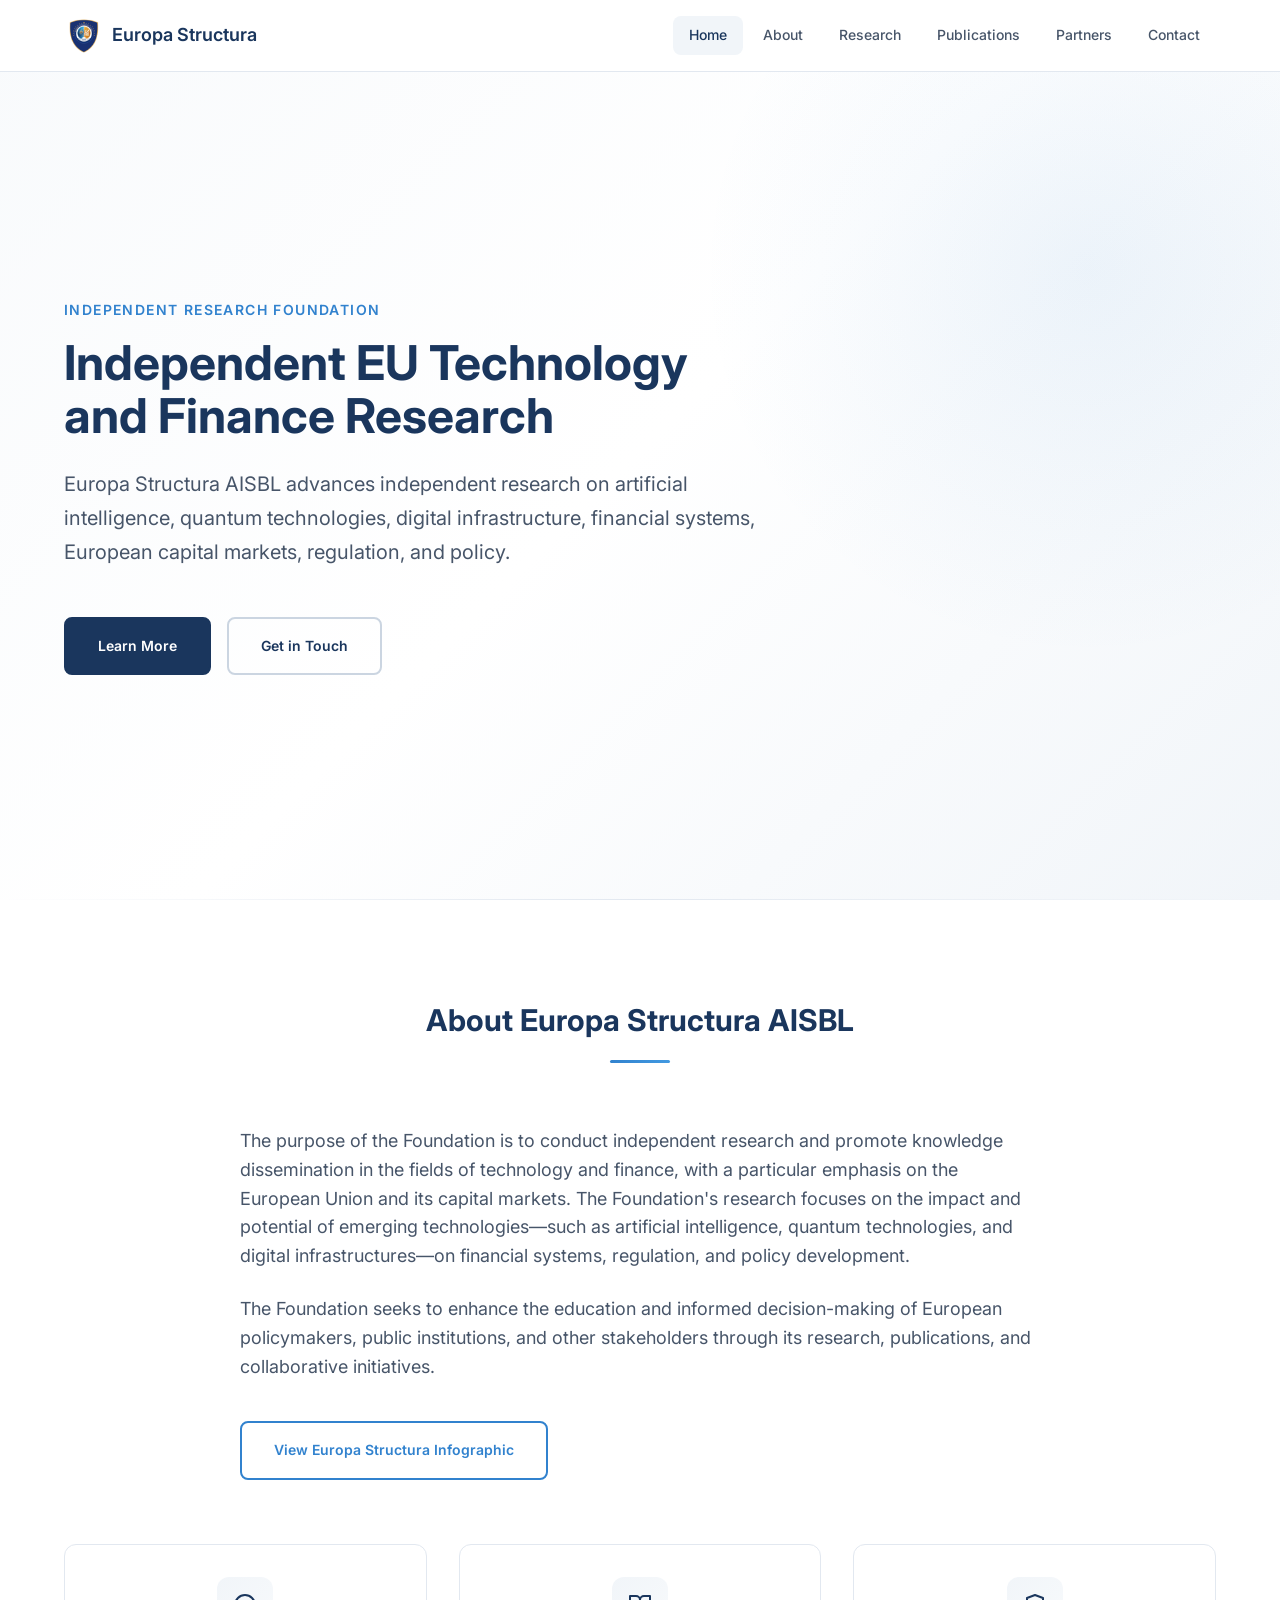
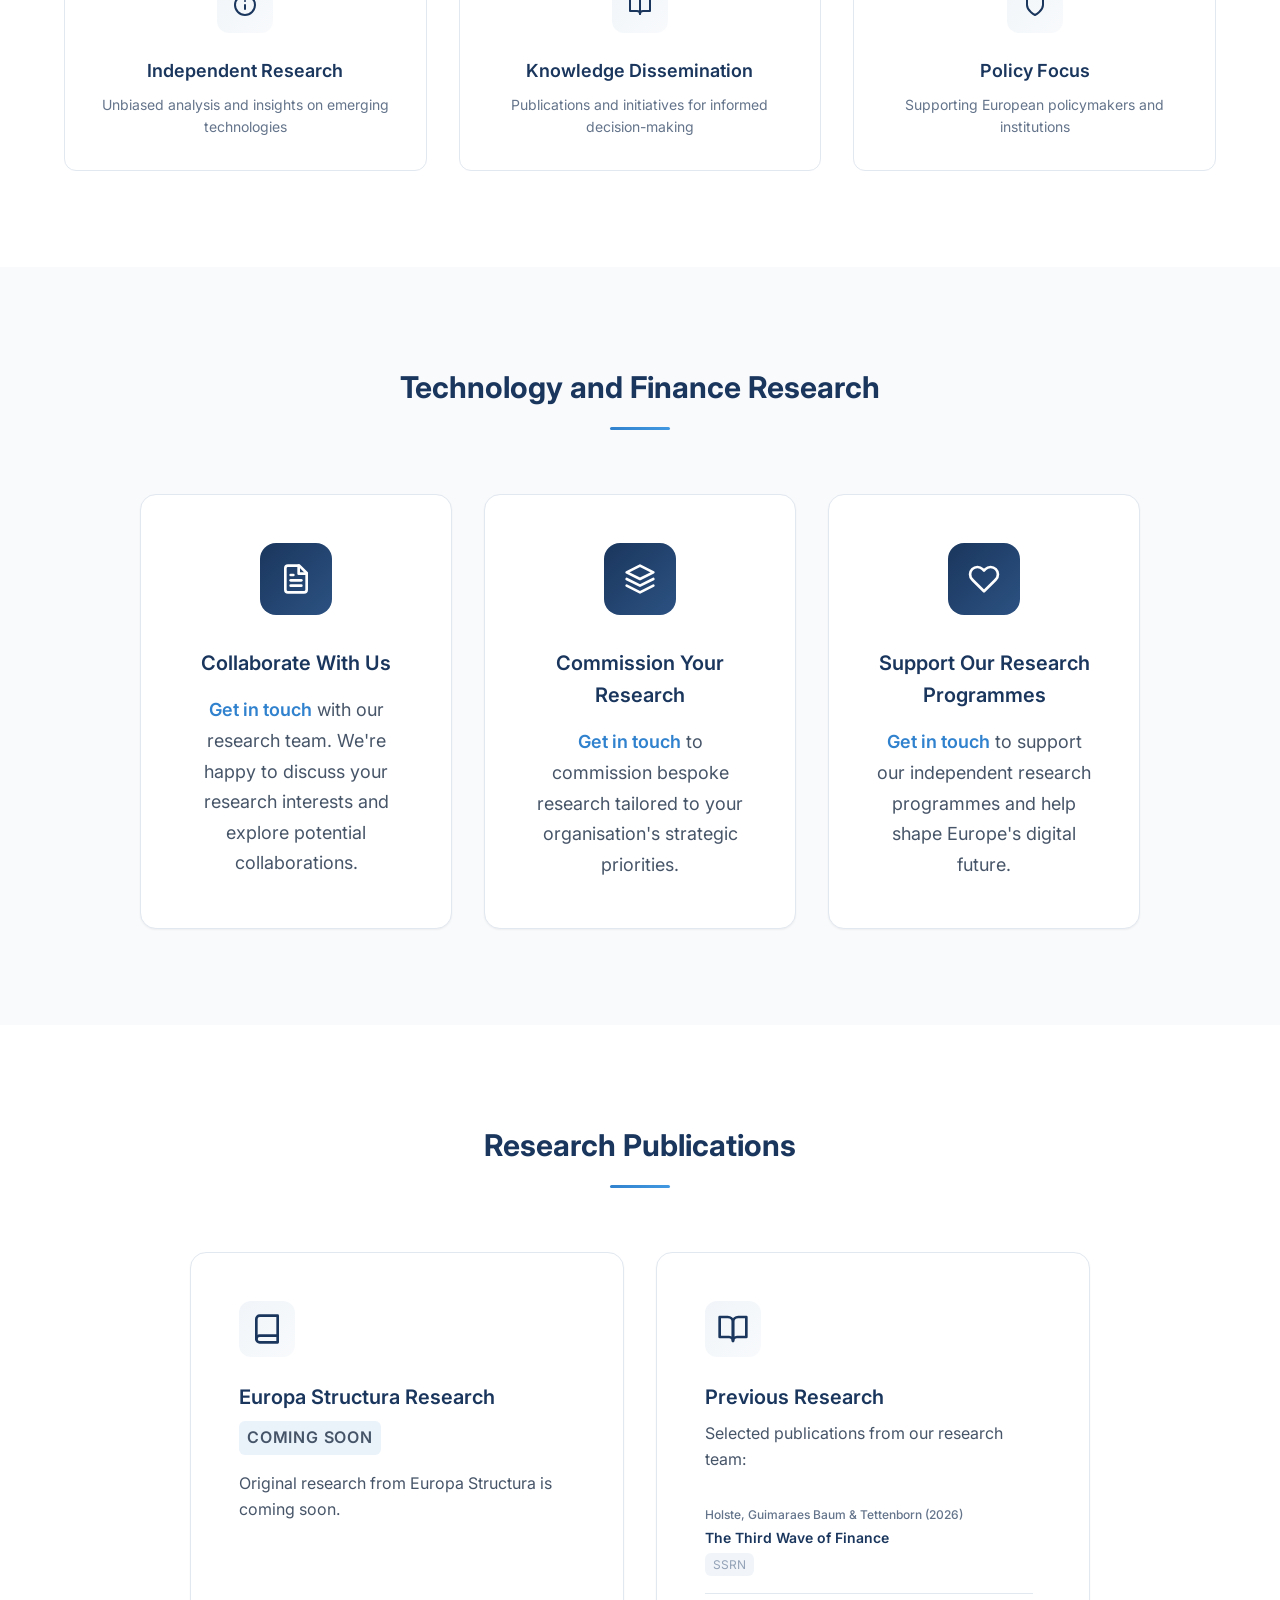
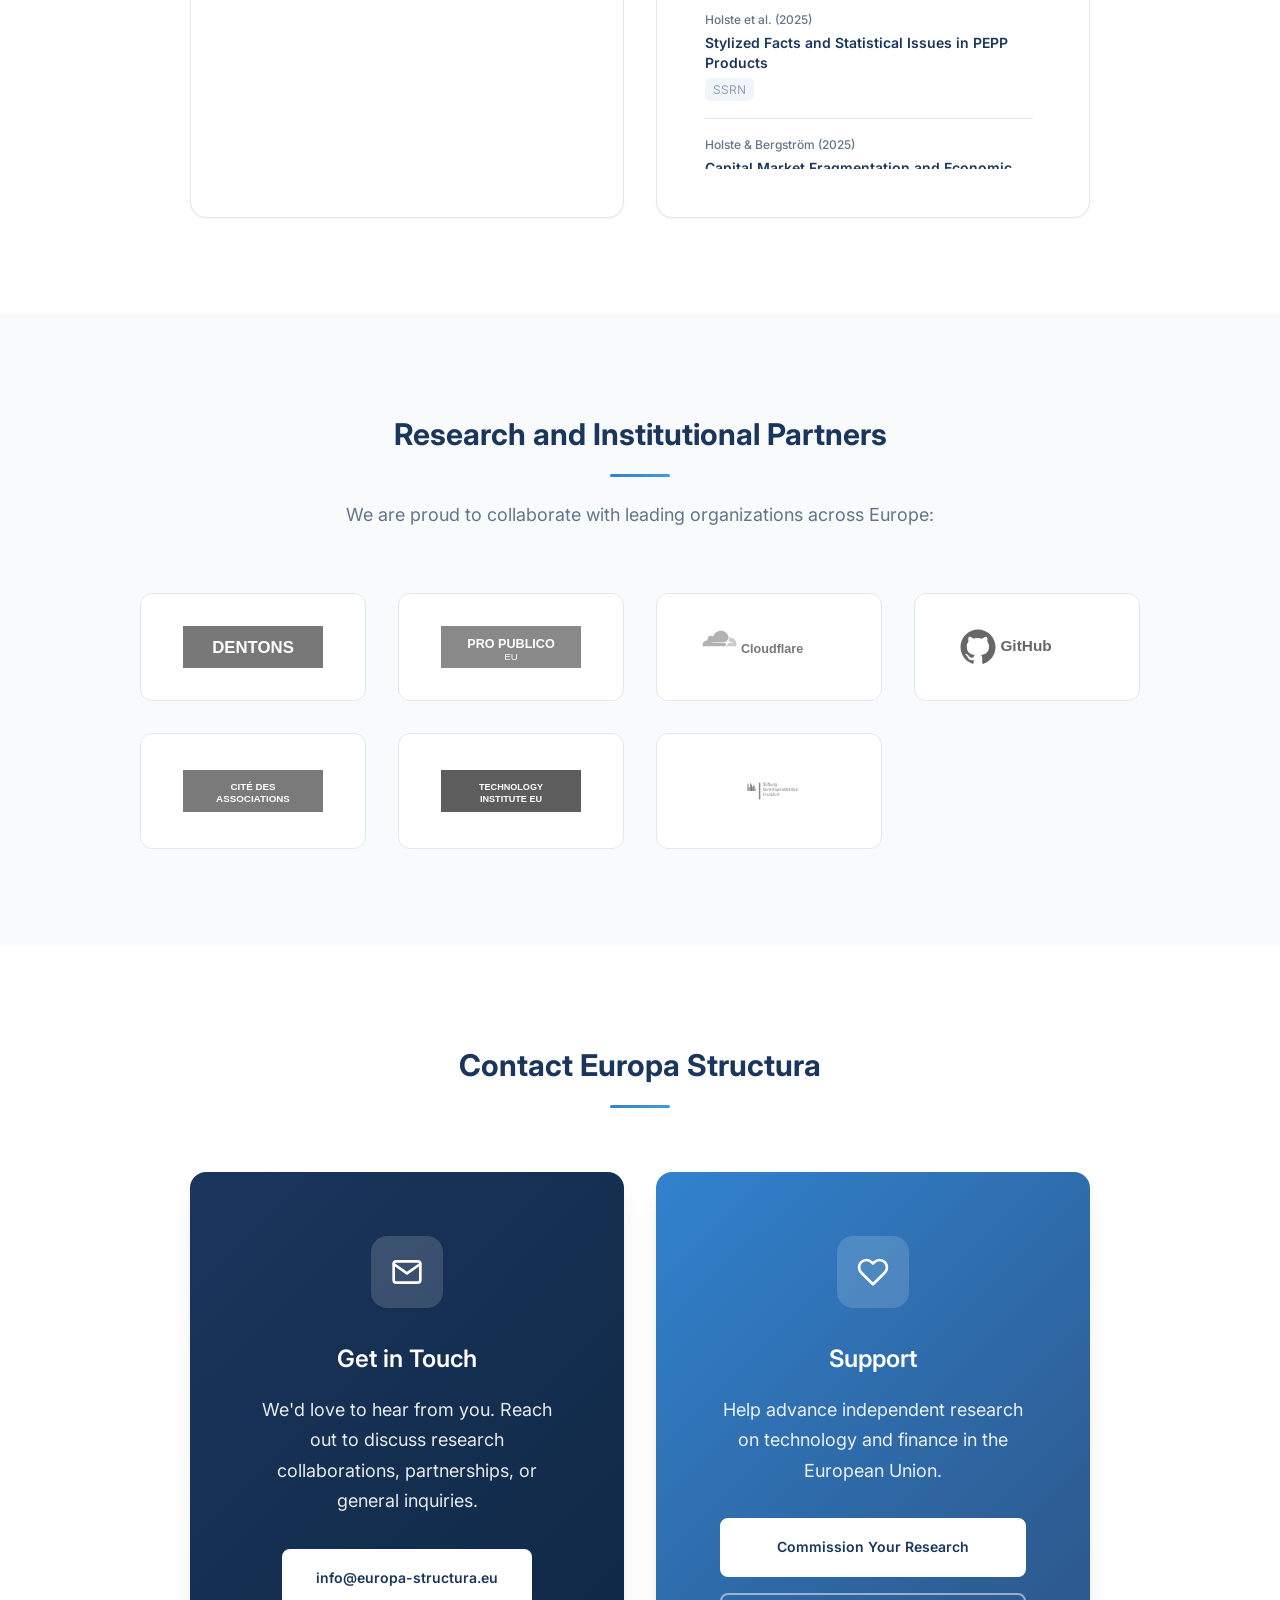
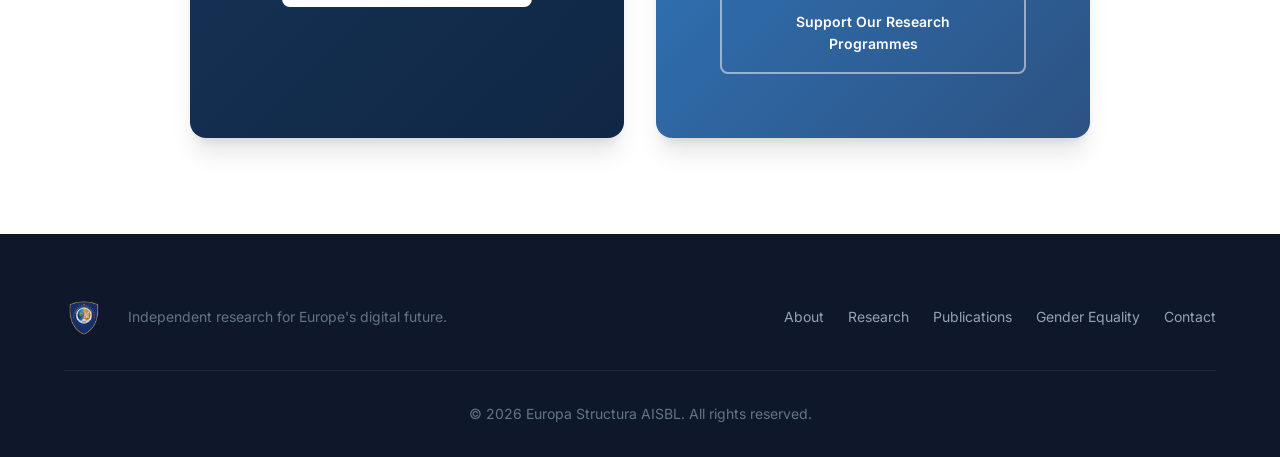
<file: index.html>
<!DOCTYPE html>
<html lang="en">
<head>
    <meta charset="UTF-8">
    <meta name="viewport" content="width=device-width, initial-scale=1.0">
    <title>Europa Structura AISBL | EU Technology &amp; Finance Research</title>
    <meta name="description" content="Independent European research foundation studying AI, quantum technology, digital infrastructure, finance, capital markets, regulation and policy.">
    <meta name="author" content="Europa Structura AISBL">
    <meta name="robots" content="index, follow, max-image-preview:large, max-snippet:-1, max-video-preview:-1">
    <meta name="theme-color" content="#17316f">
    <link rel="canonical" href="https://www.europa-structura.eu/">
    <link rel="alternate" hreflang="en" href="https://www.europa-structura.eu/">
    <link rel="alternate" hreflang="x-default" href="https://www.europa-structura.eu/">

    <meta property="og:type" content="website">
    <meta property="og:locale" content="en_GB">
    <meta property="og:site_name" content="Europa Structura AISBL">
    <meta property="og:title" content="Europa Structura AISBL | EU Technology &amp; Finance Research">
    <meta property="og:description" content="Independent European research on emerging technologies, financial systems, capital markets, regulation, and policy.">
    <meta property="og:url" content="https://www.europa-structura.eu/">
    <meta property="og:image" content="https://www.europa-structura.eu/images/social-preview.jpg">
    <meta property="og:image:width" content="1200">
    <meta property="og:image:height" content="630">
    <meta property="og:image:alt" content="Europa Structura AISBL shield logo on a light background">

    <meta name="twitter:card" content="summary_large_image">
    <meta name="twitter:title" content="Europa Structura AISBL | EU Technology &amp; Finance Research">
    <meta name="twitter:description" content="Independent European research on emerging technologies, finance, capital markets, regulation, and policy.">
    <meta name="twitter:image" content="https://www.europa-structura.eu/images/social-preview.jpg">
    <meta name="twitter:image:alt" content="Europa Structura AISBL shield logo on a light background">

    <link rel="preconnect" href="https://fonts.googleapis.com">
    <link rel="preconnect" href="https://fonts.gstatic.com" crossorigin>
    <link href="https://fonts.googleapis.com/css2?family=Inter:wght@300;400;500;600;700&amp;display=swap" rel="stylesheet">
    <link rel="icon" href="favicon.ico" sizes="any">
    <link rel="icon" type="image/png" href="images/favicon.png" sizes="64x64">
    <link rel="stylesheet" href="css/style.css">

    <script type="application/ld+json">
    {
        "@context": "https://schema.org",
        "@graph": [
            {
                "@type": "WebSite",
                "@id": "https://www.europa-structura.eu/#website",
                "url": "https://www.europa-structura.eu/",
                "name": "Europa Structura AISBL",
                "description": "Independent European research on emerging technologies, finance, capital markets, regulation, and policy.",
                "inLanguage": "en",
                "publisher": {
                    "@id": "https://www.europa-structura.eu/#organization"
                }
            },
            {
                "@type": "WebPage",
                "@id": "https://www.europa-structura.eu/#webpage",
                "url": "https://www.europa-structura.eu/",
                "name": "Europa Structura AISBL | EU Technology & Finance Research",
                "description": "Europa Structura AISBL is an independent European research foundation studying AI, quantum technologies, digital infrastructure, finance, capital markets, regulation, and policy.",
                "isPartOf": {
                    "@id": "https://www.europa-structura.eu/#website"
                },
                "about": {
                    "@id": "https://www.europa-structura.eu/#organization"
                },
                "mainEntity": {
                    "@id": "https://www.europa-structura.eu/#organization"
                },
                "inLanguage": "en"
            },
            {
                "@type": ["Organization", "ResearchOrganization"],
                "@id": "https://www.europa-structura.eu/#organization",
                "name": "Europa Structura AISBL",
                "legalName": "Europa Structura AISBL",
                "alternateName": "Europa Structura",
                "url": "https://www.europa-structura.eu/",
                "logo": {
                    "@type": "ImageObject",
                    "url": "https://www.europa-structura.eu/images/logo-256.png",
                    "width": 256,
                    "height": 256,
                    "caption": "Europa Structura AISBL logo"
                },
                "description": "An independent research foundation advancing knowledge in technology and finance for the European Union.",
                "email": "mailto:info@europa-structura.eu",
                "areaServed": {
                    "@type": "AdministrativeArea",
                    "name": "European Union"
                },
                "knowsAbout": [
                    "Artificial intelligence",
                    "Quantum technologies",
                    "Digital infrastructure",
                    "Financial systems",
                    "European capital markets",
                    "Financial regulation",
                    "Technology policy"
                ]
            }
        ]
    }
    </script>
</head>
<body>
    <header class="header">
        <div class="header-inner">
            <a href="#home" class="logo" aria-label="Europa Structura home">
                <img src="images/logo-128.png" srcset="images/logo-128.png 1x, images/logo-256.png 2x" alt="Europa Structura AISBL" class="logo-img" width="128" height="128" fetchpriority="high" decoding="async">
                <span class="logo-text">Europa Structura</span>
            </a>
            <button class="nav-toggle" aria-label="Toggle navigation" aria-expanded="false">
                <span></span>
                <span></span>
                <span></span>
            </button>
            <nav class="nav" aria-label="Primary navigation">
                <a class="nav-link" href="#home">Home</a>
                <a class="nav-link" href="#about">About</a>
                <a class="nav-link" href="#research">Research</a>
                <a class="nav-link" href="#publications">Publications</a>
                <a class="nav-link" href="#partners">Partners</a>
                <a class="nav-link" href="#contact">Contact</a>
            </nav>
        </div>
    </header>

    <main id="main-content">
        <section id="home" class="section hero" aria-labelledby="home-title">
            <div class="container">
                <div class="hero-content">
                    <p class="hero-eyebrow">Independent Research Foundation</p>
                    <h1 id="home-title" class="hero-title">Independent EU Technology and Finance Research</h1>
                    <p class="hero-subtitle">Europa Structura AISBL advances independent research on artificial intelligence, quantum technologies, digital infrastructure, financial systems, European capital markets, regulation, and policy.</p>
                    <div class="hero-actions">
                        <a href="#about" class="btn btn-primary">Learn More</a>
                        <a href="#contact" class="btn btn-secondary">Get in Touch</a>
                    </div>
                </div>
            </div>
            <div class="hero-bg"></div>
        </section>

        <section id="about" class="section" aria-labelledby="about-title">
            <div class="container">
                <div class="section-header">
                    <h2 id="about-title" class="section-title">About Europa Structura AISBL</h2>
                    <div class="section-divider"></div>
                </div>
                <div class="about-content">
                    <div class="about-text">
                        <p>The purpose of the Foundation is to conduct independent research and promote knowledge dissemination in the fields of technology and finance, with a particular emphasis on the European Union and its capital markets. The Foundation's research focuses on the impact and potential of emerging technologies—such as artificial intelligence, quantum technologies, and digital infrastructures—on financial systems, regulation, and policy development.</p>
                        <p>The Foundation seeks to enhance the education and informed decision-making of European policymakers, public institutions, and other stakeholders through its research, publications, and collaborative initiatives.</p>
                        <a href="images/infographic-1600.webp" id="infographic-link" class="btn btn-outline">View Europa Structura Infographic</a>
                    </div>
                    <div class="about-features">
                        <div class="feature-card">
                            <div class="feature-icon">
                                <svg xmlns="http://www.w3.org/2000/svg" width="24" height="24" viewBox="0 0 24 24" fill="none" stroke="currentColor" stroke-width="2" stroke-linecap="round" stroke-linejoin="round"><circle cx="12" cy="12" r="10"></circle><path d="M12 16v-4"></path><path d="M12 8h.01"></path></svg>
                            </div>
                            <h3>Independent Research</h3>
                            <p>Unbiased analysis and insights on emerging technologies</p>
                        </div>
                        <div class="feature-card">
                            <div class="feature-icon">
                                <svg xmlns="http://www.w3.org/2000/svg" width="24" height="24" viewBox="0 0 24 24" fill="none" stroke="currentColor" stroke-width="2" stroke-linecap="round" stroke-linejoin="round"><path d="M2 3h6a4 4 0 0 1 4 4v14a3 3 0 0 0-3-3H2z"></path><path d="M22 3h-6a4 4 0 0 0-4 4v14a3 3 0 0 1 3-3h7z"></path></svg>
                            </div>
                            <h3>Knowledge Dissemination</h3>
                            <p>Publications and initiatives for informed decision-making</p>
                        </div>
                        <div class="feature-card">
                            <div class="feature-icon">
                                <svg xmlns="http://www.w3.org/2000/svg" width="24" height="24" viewBox="0 0 24 24" fill="none" stroke="currentColor" stroke-width="2" stroke-linecap="round" stroke-linejoin="round"><path d="M12 22s8-4 8-10V5l-8-3-8 3v7c0 6 8 10 8 10z"></path></svg>
                            </div>
                            <h3>Policy Focus</h3>
                            <p>Supporting European policymakers and institutions</p>
                        </div>
                    </div>
                </div>
            </div>
        </section>

        <section id="research" class="section section-alt" aria-labelledby="research-title">
            <div class="container">
                <div class="section-header">
                    <h2 id="research-title" class="section-title">Technology and Finance Research</h2>
                    <div class="section-divider"></div>
                </div>
                <div class="research-content">
                    <div class="research-card">
                        <div class="research-icon">
                            <svg xmlns="http://www.w3.org/2000/svg" width="32" height="32" viewBox="0 0 24 24" fill="none" stroke="currentColor" stroke-width="2" stroke-linecap="round" stroke-linejoin="round"><path d="M14.5 2H6a2 2 0 0 0-2 2v16a2 2 0 0 0 2 2h12a2 2 0 0 0 2-2V7.5L14.5 2z"></path><polyline points="14 2 14 8 20 8"></polyline><line x1="16" y1="13" x2="8" y2="13"></line><line x1="16" y1="17" x2="8" y2="17"></line><line x1="10" y1="9" x2="8" y2="9"></line></svg>
                        </div>
                        <h3>Collaborate With Us</h3>
                        <p><a href="mailto:info@europa-structura.eu">Get in touch</a> with our research team. We're happy to discuss your research interests and explore potential collaborations.</p>
                    </div>
                    <div class="research-card">
                        <div class="research-icon">
                            <svg xmlns="http://www.w3.org/2000/svg" width="32" height="32" viewBox="0 0 24 24" fill="none" stroke="currentColor" stroke-width="2" stroke-linecap="round" stroke-linejoin="round"><path d="M12 2L2 7l10 5 10-5-10-5z"></path><path d="M2 17l10 5 10-5"></path><path d="M2 12l10 5 10-5"></path></svg>
                        </div>
                        <h3>Commission Your Research</h3>
                        <p><a href="mailto:info@europa-structura.eu">Get in touch</a> to commission bespoke research tailored to your organisation's strategic priorities.</p>
                    </div>
                    <div class="research-card">
                        <div class="research-icon">
                            <svg xmlns="http://www.w3.org/2000/svg" width="32" height="32" viewBox="0 0 24 24" fill="none" stroke="currentColor" stroke-width="2" stroke-linecap="round" stroke-linejoin="round"><path d="M20.84 4.61a5.5 5.5 0 0 0-7.78 0L12 5.67l-1.06-1.06a5.5 5.5 0 0 0-7.78 7.78l1.06 1.06L12 21.23l7.78-7.78 1.06-1.06a5.5 5.5 0 0 0 0-7.78z"></path></svg>
                        </div>
                        <h3>Support Our Research Programmes</h3>
                        <p><a href="mailto:info@europa-structura.eu">Get in touch</a> to support our independent research programmes and help shape Europe's digital future.</p>
                    </div>
                </div>
            </div>
        </section>

        <section id="publications" class="section" aria-labelledby="publications-title">
            <div class="container">
                <div class="section-header">
                    <h2 id="publications-title" class="section-title">Research Publications</h2>
                    <div class="section-divider"></div>
                </div>
                <div class="publications-grid">
                    <div class="publications-card">
                        <div class="publications-card-icon">
                            <svg xmlns="http://www.w3.org/2000/svg" width="32" height="32" viewBox="0 0 24 24" fill="none" stroke="currentColor" stroke-width="2" stroke-linecap="round" stroke-linejoin="round"><path d="M4 19.5A2.5 2.5 0 0 1 6.5 17H20"></path><path d="M6.5 2H20v20H6.5A2.5 2.5 0 0 1 4 19.5v-15A2.5 2.5 0 0 1 6.5 2z"></path></svg>
                        </div>
                        <h3>Europa Structura Research</h3>
                        <p class="publications-coming-soon">Coming soon</p>
                        <p>Original research from Europa Structura is coming soon.</p>
                    </div>
                    <div class="publications-card publications-card-scrollable">
                        <div class="publications-card-icon">
                            <svg xmlns="http://www.w3.org/2000/svg" width="32" height="32" viewBox="0 0 24 24" fill="none" stroke="currentColor" stroke-width="2" stroke-linecap="round" stroke-linejoin="round"><path d="M2 3h6a4 4 0 0 1 4 4v14a3 3 0 0 0-3-3H2z"></path><path d="M22 3h-6a4 4 0 0 0-4 4v14a3 3 0 0 1 3-3h7z"></path></svg>
                        </div>
                        <h3>Previous Research</h3>
                        <p>Selected publications from our research team:</p>
                        <div class="publications-list" role="list" aria-label="Selected research publications">
                            <article class="publication-item" role="listitem">
                                <span class="publication-author">Holste, Guimaraes Baum &amp; Tettenborn (2026)</span>
                                <a href="publications/the-third-wave-of-finance.html" class="publication-title">The Third Wave of Finance</a>
                                <a href="https://papers.ssrn.com/sol3/papers.cfm?abstract_id=7111658" target="_blank" rel="noopener noreferrer" class="publication-source" aria-label="The Third Wave of Finance on SSRN">SSRN</a>
                            </article>
                            <article class="publication-item" role="listitem">
                                <span class="publication-author">Holste et al. (2025)</span>
                                <a href="https://papers.ssrn.com/sol3/papers.cfm?abstract_id=5313588" target="_blank" rel="noopener noreferrer" class="publication-title">Stylized Facts and Statistical Issues in PEPP Products</a>
                                <span class="publication-source">SSRN</span>
                            </article>
                            <article class="publication-item" role="listitem">
                                <span class="publication-author">Holste &amp; Bergström (2025)</span>
                                <a href="https://papers.ssrn.com/sol3/papers.cfm?abstract_id=5204091" target="_blank" rel="noopener noreferrer" class="publication-title">Capital Market Fragmentation and Economic Value Migration: How Europe's Financial System Promotes Wealth Transfer to the U.S.</a>
                                <span class="publication-source">SSRN</span>
                            </article>
                            <article class="publication-item" role="listitem">
                                <span class="publication-author">Bergström &amp; Holste (2022)</span>
                                <a href="https://papers.ssrn.com/sol3/papers.cfm?abstract_id=4223815" target="_blank" rel="noopener noreferrer" class="publication-title">Partnership-Based Valuation Methodology for Scalable Digital Platform Startups</a>
                                <span class="publication-source">SSRN</span>
                            </article>
                            <article class="publication-item" role="listitem">
                                <span class="publication-author">Holste &amp; Horn (2019)</span>
                                <a href="https://papers.ssrn.com/sol3/papers.cfm?abstract_id=3467530" target="_blank" rel="noopener noreferrer" class="publication-title">Libra and Blockchain Databases - Chances for SMEs</a>
                                <span class="publication-source">SSRN</span>
                            </article>
                            <article class="publication-item" role="listitem">
                                <span class="publication-author">Holste &amp; Gallus (2019)</span>
                                <a href="https://papers.ssrn.com/sol3/papers.cfm?abstract_id=3466919" target="_blank" rel="noopener noreferrer" class="publication-title">Sind Krypto-Währungsmärkte Fair? (Are Crypto-Currency Markets Fair?)</a>
                                <span class="publication-source">SSRN</span>
                            </article>
                            <article class="publication-item" role="listitem">
                                <span class="publication-author">Holste &amp; Schöber (2019)</span>
                                <a href="https://papers.ssrn.com/sol3/papers.cfm?abstract_id=3352420" target="_blank" rel="noopener noreferrer" class="publication-title">Weed on the Chain: Can the German Cannabis Supply Chain Benefit from Blockchain Technology?</a>
                                <span class="publication-source">SSRN</span>
                            </article>
                            <article class="publication-item" role="listitem">
                                <span class="publication-author">Holste &amp; Schöber (2018)</span>
                                <a href="https://papers.ssrn.com/sol3/papers.cfm?abstract_id=3261612" target="_blank" rel="noopener noreferrer" class="publication-title">Real-Economy Applications of Blockchain Technology</a>
                                <span class="publication-source">SSRN</span>
                            </article>
                        </div>
                    </div>
                </div>
            </div>
        </section>

        <section id="partners" class="section section-alt" aria-labelledby="partners-title">
            <div class="container">
                <div class="section-header">
                    <h2 id="partners-title" class="section-title">Research and Institutional Partners</h2>
                    <div class="section-divider"></div>
                    <p class="section-subtitle">We are proud to collaborate with leading organizations across Europe:</p>
                </div>
                <div class="partners-grid">
                    <a href="https://www.dentons.com" target="_blank" rel="noopener noreferrer" class="partner-card">
                        <img src="images/partners/dentons.svg" alt="Dentons Law Firm">
                    </a>
                    <a href="https://pro-publico.eu" target="_blank" rel="noopener noreferrer" class="partner-card">
                        <img src="images/partners/propublico.svg" alt="Pro Publico EU">
                    </a>
                    <a href="https://www.cloudflare.com" target="_blank" rel="noopener noreferrer" class="partner-card">
                        <img src="images/partners/cloudflare.svg" alt="Cloudflare">
                    </a>
                    <a href="https://github.com" target="_blank" rel="noopener noreferrer" class="partner-card">
                        <img src="images/partners/github.svg" alt="GitHub">
                    </a>
                    <a href="https://www.citedesassociations.be" target="_blank" rel="noopener noreferrer" class="partner-card">
                        <img src="images/partners/citedesassociations.svg" alt="Cité des Associations">
                    </a>
                    <a href="https://technology-institute.eu" target="_blank" rel="noopener noreferrer" class="partner-card">
                        <img src="images/partners/technology-institute.svg" alt="Technology Institute EU">
                    </a>
                    <a href="https://www.stiftungfairekapitalmaerkte.de/" target="_blank" rel="noopener noreferrer" class="partner-card">
                        <img src="images/partners/stiftungfairekapitalmaerkte.svg" alt="Stiftung Faire Kapitalmärkte">
                    </a>
                </div>
            </div>
        </section>

        <section id="contact" class="section" aria-labelledby="contact-title">
            <div class="container">
                <div class="section-header">
                    <h2 id="contact-title" class="section-title">Contact Europa Structura</h2>
                    <div class="section-divider"></div>
                </div>
                <div class="contact-grid">
                    <div class="contact-card">
                        <div class="contact-icon">
                            <svg xmlns="http://www.w3.org/2000/svg" width="32" height="32" viewBox="0 0 24 24" fill="none" stroke="currentColor" stroke-width="2" stroke-linecap="round" stroke-linejoin="round"><path d="M4 4h16c1.1 0 2 .9 2 2v12c0 1.1-.9 2-2 2H4c-1.1 0-2-.9-2-2V6c0-1.1.9-2 2-2z"></path><polyline points="22,6 12,13 2,6"></polyline></svg>
                        </div>
                        <h3>Get in Touch</h3>
                        <p>We'd love to hear from you. Reach out to discuss research collaborations, partnerships, or general inquiries.</p>
                        <a href="mailto:info@europa-structura.eu" class="btn btn-primary">info@europa-structura.eu</a>
                    </div>
                    <div class="contact-card contact-card-alt">
                        <div class="contact-icon">
                            <svg xmlns="http://www.w3.org/2000/svg" width="32" height="32" viewBox="0 0 24 24" fill="none" stroke="currentColor" stroke-width="2" stroke-linecap="round" stroke-linejoin="round"><path d="M20.84 4.61a5.5 5.5 0 0 0-7.78 0L12 5.67l-1.06-1.06a5.5 5.5 0 0 0-7.78 7.78l1.06 1.06L12 21.23l7.78-7.78 1.06-1.06a5.5 5.5 0 0 0 0-7.78z"></path></svg>
                        </div>
                        <h3>Support</h3>
                        <p>Help advance independent research on technology and finance in the European Union.</p>
                        <div class="contact-actions">
                            <a href="mailto:info@europa-structura.eu" class="btn btn-primary">Commission Your Research</a>
                            <a href="mailto:info@europa-structura.eu" class="btn btn-secondary">Support Our Research Programmes</a>
                        </div>
                    </div>
                </div>
            </div>
        </section>
    </main>

    <footer class="footer">
        <div class="container">
            <div class="footer-content">
                <div class="footer-brand">
                    <img src="images/logo-128.png" srcset="images/logo-128.png 1x, images/logo-256.png 2x" alt="Europa Structura AISBL" class="footer-logo" width="128" height="128" loading="lazy" decoding="async">
                    <p class="footer-tagline">Independent research for Europe's digital future.</p>
                </div>
                <nav class="footer-links" aria-label="Footer navigation">
                    <a href="#about">About</a>
                    <a href="#research">Research</a>
                    <a href="#publications">Publications</a>
                    <a href="/genderequality.html">Gender Equality</a>
                    <a href="#contact">Contact</a>
                </nav>
            </div>
            <div class="footer-bottom">
                <p>&copy; 2026 Europa Structura AISBL. All rights reserved.</p>
            </div>
        </div>
    </footer>

    <div id="infographic-modal" class="modal">
        <div class="modal-overlay"></div>
        <div class="modal-container">
            <button class="modal-close" aria-label="Close modal">
                <svg xmlns="http://www.w3.org/2000/svg" width="24" height="24" viewBox="0 0 24 24" fill="none" stroke="currentColor" stroke-width="2" stroke-linecap="round" stroke-linejoin="round"><line x1="18" y1="6" x2="6" y2="18"></line><line x1="6" y1="6" x2="18" y2="18"></line></svg>
            </button>
            <img src="images/infographic-800.webp" srcset="images/infographic-800.webp 800w, images/infographic-1600.webp 1600w" sizes="90vw" alt="Europa Structura research foundation infographic" width="1600" height="893" loading="lazy" decoding="async">
        </div>
    </div>

    <script src="js/script.js" defer></script>
</body>
</html>
</file>
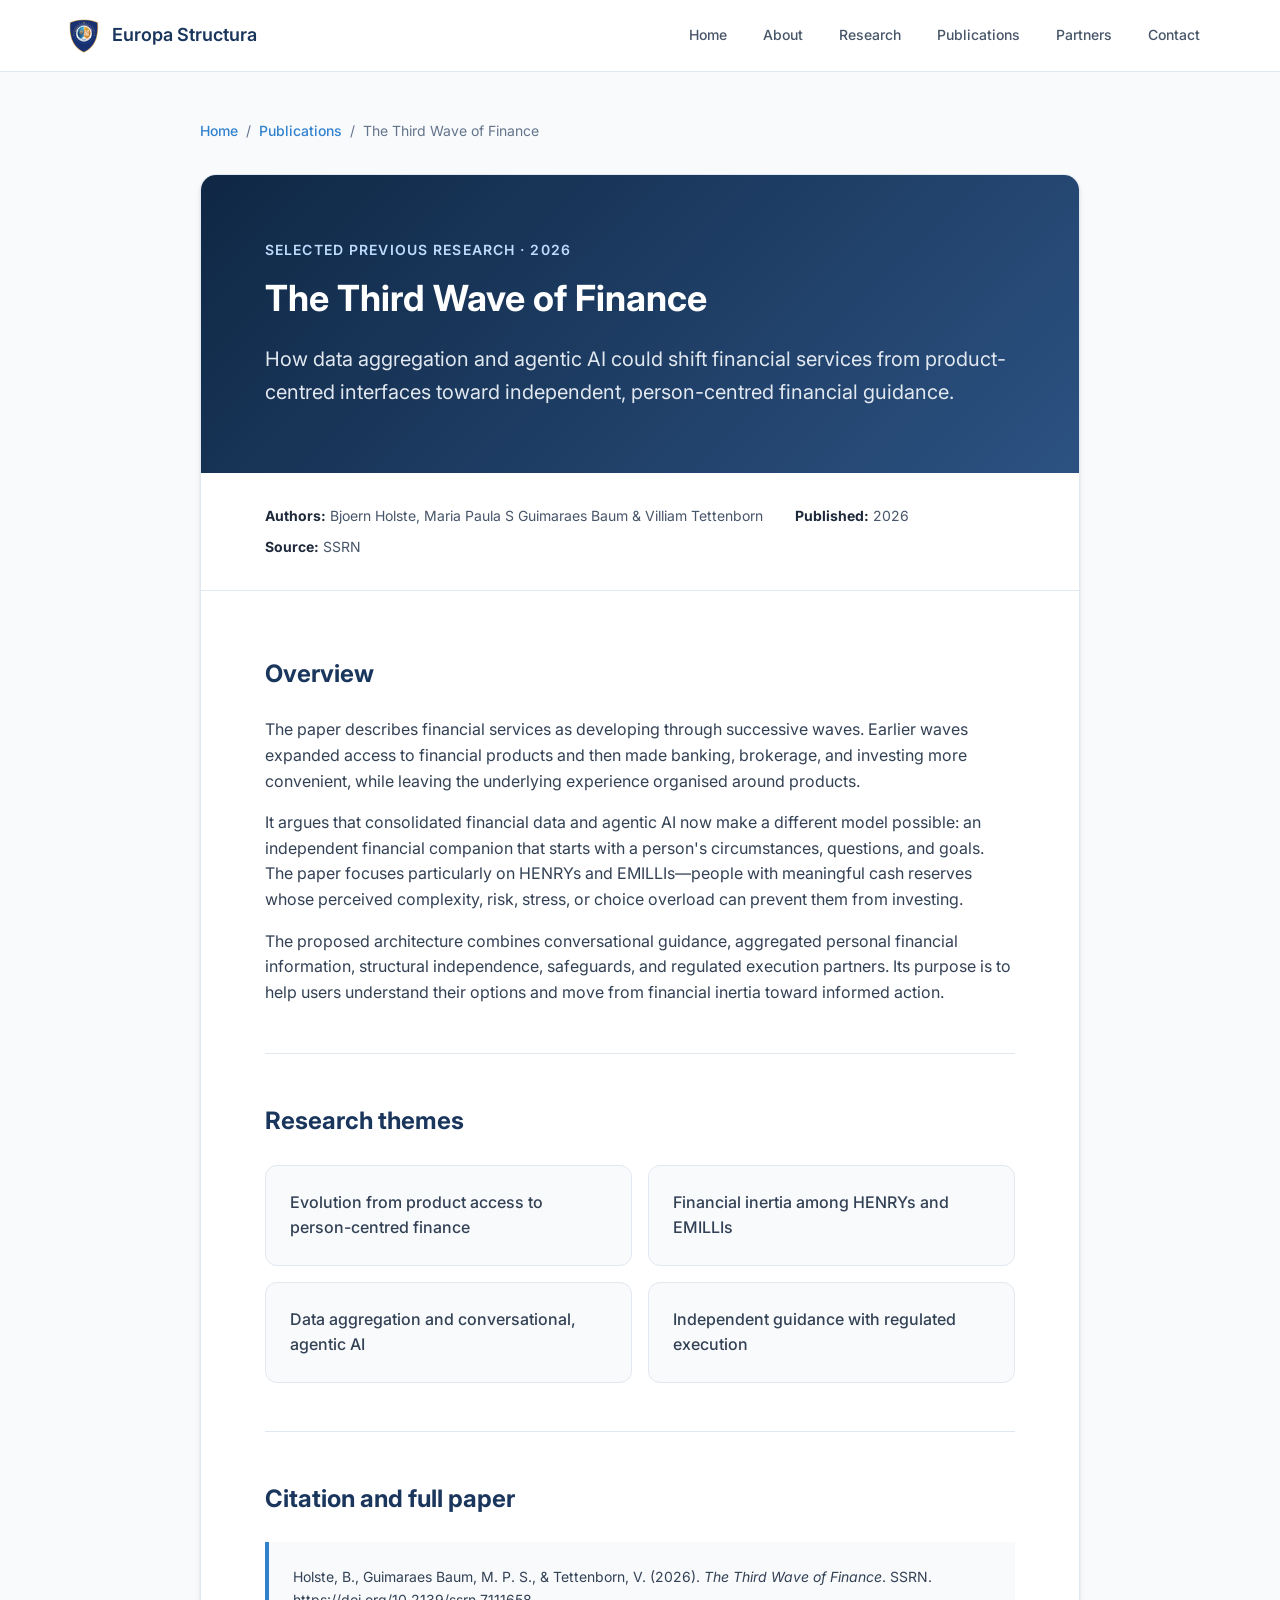
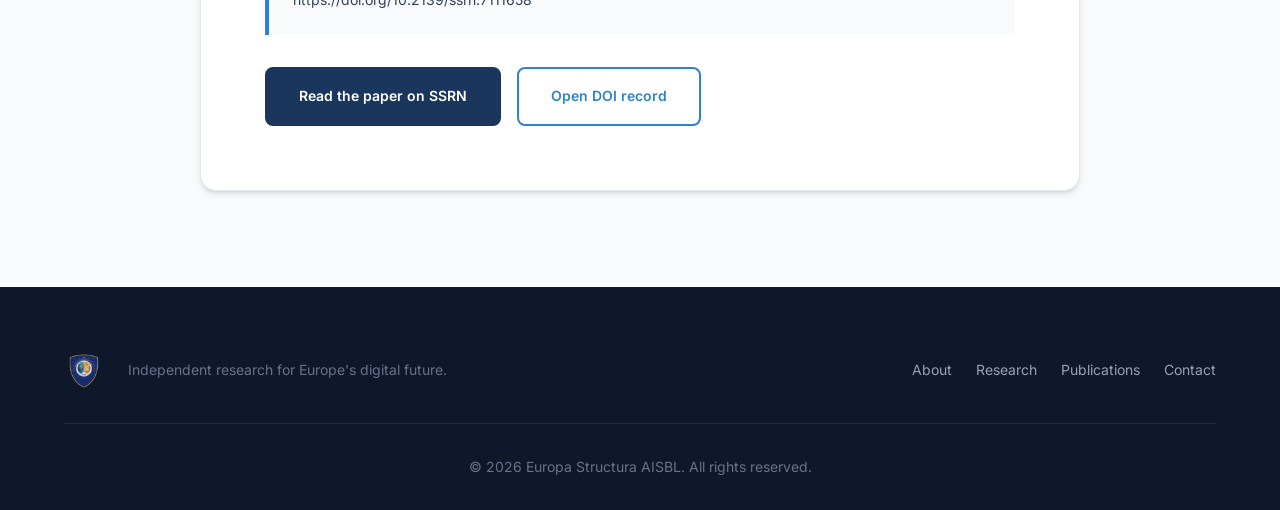
<file: publications/the-third-wave-of-finance.html>
<!DOCTYPE html>
<html lang="en">
<head>
    <meta charset="UTF-8">
    <meta name="viewport" content="width=device-width, initial-scale=1.0">
    <title>The Third Wave of Finance | Europa Structura AISBL</title>
    <meta name="description" content="Explore The Third Wave of Finance, a 2026 research paper on AI-native financial companions and person-centred financial services.">
    <meta name="author" content="Bjoern Holste, Maria Paula S Guimaraes Baum, Villiam Tettenborn">
    <meta name="robots" content="index, follow, max-image-preview:large, max-snippet:-1, max-video-preview:-1">
    <meta name="theme-color" content="#17316f">
    <link rel="canonical" href="https://www.europa-structura.eu/publications/the-third-wave-of-finance">
    <link rel="alternate" hreflang="en" href="https://www.europa-structura.eu/publications/the-third-wave-of-finance">
    <link rel="alternate" hreflang="x-default" href="https://www.europa-structura.eu/publications/the-third-wave-of-finance">

    <meta property="og:type" content="article">
    <meta property="og:locale" content="en_GB">
    <meta property="og:site_name" content="Europa Structura AISBL">
    <meta property="og:title" content="The Third Wave of Finance">
    <meta property="og:description" content="Research on AI-native financial companions, financially inactive emerging wealth, and person-centred financial services.">
    <meta property="og:url" content="https://www.europa-structura.eu/publications/the-third-wave-of-finance">
    <meta property="og:image" content="https://www.europa-structura.eu/images/social-preview.jpg">
    <meta property="og:image:width" content="1200">
    <meta property="og:image:height" content="630">
    <meta property="og:image:alt" content="Europa Structura AISBL shield logo on a light background">
    <meta property="article:published_time" content="2026-07-29">

    <meta name="twitter:card" content="summary_large_image">
    <meta name="twitter:title" content="The Third Wave of Finance">
    <meta name="twitter:description" content="Research on AI-native financial companions and person-centred financial services.">
    <meta name="twitter:image" content="https://www.europa-structura.eu/images/social-preview.jpg">
    <meta name="twitter:image:alt" content="Europa Structura AISBL shield logo on a light background">

    <link rel="preconnect" href="https://fonts.googleapis.com">
    <link rel="preconnect" href="https://fonts.gstatic.com" crossorigin>
    <link href="https://fonts.googleapis.com/css2?family=Inter:wght@300;400;500;600;700&amp;display=swap" rel="stylesheet">
    <link rel="icon" href="../favicon.ico" sizes="any">
    <link rel="icon" type="image/png" href="../images/favicon.png" sizes="64x64">
    <link rel="stylesheet" href="../css/style.css">

    <script type="application/ld+json">
    {
        "@context": "https://schema.org",
        "@type": "ScholarlyArticle",
        "@id": "https://www.europa-structura.eu/publications/the-third-wave-of-finance#article",
        "url": "https://www.europa-structura.eu/publications/the-third-wave-of-finance",
        "mainEntityOfPage": "https://www.europa-structura.eu/publications/the-third-wave-of-finance",
        "headline": "The Third Wave of Finance",
        "description": "A research paper examining how data aggregation and agentic AI could enable financial services organised around people rather than products.",
        "datePublished": "2026-07-29",
        "inLanguage": "en",
        "author": [
            {
                "@type": "Person",
                "name": "Bjoern Holste",
                "sameAs": "https://orcid.org/0000-0002-6910-038X"
            },
            {
                "@type": "Person",
                "name": "Maria Paula S Guimaraes Baum"
            },
            {
                "@type": "Person",
                "name": "Villiam Tettenborn"
            }
        ],
        "publisher": {
            "@type": "Organization",
            "name": "SSRN",
            "url": "https://www.ssrn.com/"
        },
        "isPartOf": {
            "@type": "WebSite",
            "name": "Europa Structura AISBL",
            "url": "https://www.europa-structura.eu/"
        },
        "image": "https://www.europa-structura.eu/images/social-preview.jpg",
        "sameAs": [
            "https://papers.ssrn.com/sol3/papers.cfm?abstract_id=7111658",
            "https://doi.org/10.2139/ssrn.7111658"
        ],
        "keywords": [
            "agentic AI",
            "financial services",
            "financial inclusion",
            "emerging wealth",
            "HENRYs",
            "EMILLIs",
            "European finance"
        ],
        "citation": "Holste, B., Guimaraes Baum, M. P. S., & Tettenborn, V. (2026). The Third Wave of Finance. SSRN. https://doi.org/10.2139/ssrn.7111658"
    }
    </script>
</head>
<body class="publication-page-body">
    <header class="header">
        <div class="header-inner">
            <a href="../index.html#home" class="logo" aria-label="Europa Structura home">
                <img src="../images/logo-128.png" srcset="../images/logo-128.png 1x, ../images/logo-256.png 2x" alt="Europa Structura AISBL" class="logo-img" width="128" height="128" fetchpriority="high" decoding="async">
                <span class="logo-text">Europa Structura</span>
            </a>
            <button class="nav-toggle" aria-label="Toggle navigation" aria-expanded="false">
                <span></span>
                <span></span>
                <span></span>
            </button>
            <nav class="nav" aria-label="Primary navigation">
                <a class="nav-link" href="../index.html#home">Home</a>
                <a class="nav-link" href="../index.html#about">About</a>
                <a class="nav-link" href="../index.html#research">Research</a>
                <a class="nav-link" href="../index.html#publications">Publications</a>
                <a class="nav-link" href="../index.html#partners">Partners</a>
                <a class="nav-link" href="../index.html#contact">Contact</a>
            </nav>
        </div>
    </header>

    <main id="main-content" class="publication-main">
        <div class="container">
            <nav class="breadcrumb" aria-label="Breadcrumb">
                <a href="../index.html">Home</a>
                <span aria-hidden="true">/</span>
                <a href="../index.html#publications">Publications</a>
                <span aria-hidden="true">/</span>
                <span aria-current="page">The Third Wave of Finance</span>
            </nav>

            <article class="publication-article">
                <header class="paper-header">
                    <p class="paper-kicker">Selected previous research · 2026</p>
                    <h1 class="paper-title">The Third Wave of Finance</h1>
                    <p class="paper-lede">How data aggregation and agentic AI could shift financial services from product-centred interfaces toward independent, person-centred financial guidance.</p>
                </header>

                <div class="paper-meta">
                    <span><strong>Authors:</strong> Bjoern Holste, Maria Paula S Guimaraes Baum &amp; Villiam Tettenborn</span>
                    <span><strong>Published:</strong> <time datetime="2026-07-29">2026</time></span>
                    <span><strong>Source:</strong> SSRN</span>
                </div>

                <div class="paper-content">
                    <section class="paper-section" aria-labelledby="paper-overview">
                        <h2 id="paper-overview">Overview</h2>
                        <p>The paper describes financial services as developing through successive waves. Earlier waves expanded access to financial products and then made banking, brokerage, and investing more convenient, while leaving the underlying experience organised around products.</p>
                        <p>It argues that consolidated financial data and agentic AI now make a different model possible: an independent financial companion that starts with a person's circumstances, questions, and goals. The paper focuses particularly on HENRYs and EMILLIs—people with meaningful cash reserves whose perceived complexity, risk, stress, or choice overload can prevent them from investing.</p>
                        <p>The proposed architecture combines conversational guidance, aggregated personal financial information, structural independence, safeguards, and regulated execution partners. Its purpose is to help users understand their options and move from financial inertia toward informed action.</p>
                    </section>

                    <section class="paper-section" aria-labelledby="paper-topics">
                        <h2 id="paper-topics">Research themes</h2>
                        <ul class="paper-topics">
                            <li>Evolution from product access to person-centred finance</li>
                            <li>Financial inertia among HENRYs and EMILLIs</li>
                            <li>Data aggregation and conversational, agentic AI</li>
                            <li>Independent guidance with regulated execution</li>
                        </ul>
                    </section>

                    <section class="paper-section" aria-labelledby="paper-citation">
                        <h2 id="paper-citation">Citation and full paper</h2>
                        <blockquote class="paper-citation">Holste, B., Guimaraes Baum, M. P. S., &amp; Tettenborn, V. (2026). <cite>The Third Wave of Finance</cite>. SSRN. https://doi.org/10.2139/ssrn.7111658</blockquote>
                        <div class="paper-actions">
                            <a href="https://papers.ssrn.com/sol3/papers.cfm?abstract_id=7111658" target="_blank" rel="noopener noreferrer" class="btn btn-primary">Read the paper on SSRN</a>
                            <a href="https://doi.org/10.2139/ssrn.7111658" target="_blank" rel="noopener noreferrer" class="btn btn-outline">Open DOI record</a>
                        </div>
                    </section>
                </div>
            </article>
        </div>
    </main>

    <footer class="footer">
        <div class="container">
            <div class="footer-content">
                <div class="footer-brand">
                    <img src="../images/logo-128.png" srcset="../images/logo-128.png 1x, ../images/logo-256.png 2x" alt="Europa Structura AISBL" class="footer-logo" width="128" height="128" loading="lazy" decoding="async">
                    <p class="footer-tagline">Independent research for Europe's digital future.</p>
                </div>
                <nav class="footer-links" aria-label="Footer navigation">
                    <a href="../index.html#about">About</a>
                    <a href="../index.html#research">Research</a>
                    <a href="../index.html#publications">Publications</a>
                    <a href="../index.html#contact">Contact</a>
                </nav>
            </div>
            <div class="footer-bottom">
                <p>&copy; 2026 Europa Structura AISBL. All rights reserved.</p>
            </div>
        </div>
    </footer>

    <script src="../js/script.js" defer></script>
</body>
</html>
</file>
<file: css/style.css>
/* ============================================
   Europa Structura - Modern Design System
   ============================================ */

/* CSS Custom Properties */
:root {
    /* Colors - Professional & Trustworthy */
    --color-primary: #1a365d;
    --color-primary-light: #2c5282;
    --color-primary-dark: #0f2744;
    --color-accent: #3182ce;
    --color-accent-light: #4299e1;
    
    /* Neutrals */
    --color-white: #ffffff;
    --color-gray-50: #f8fafc;
    --color-gray-100: #f1f5f9;
    --color-gray-200: #e2e8f0;
    --color-gray-300: #cbd5e1;
    --color-gray-400: #94a3b8;
    --color-gray-500: #64748b;
    --color-gray-600: #475569;
    --color-gray-700: #334155;
    --color-gray-800: #1e293b;
    --color-gray-900: #0f172a;
    
    /* Typography */
    --font-family: 'Inter', -apple-system, BlinkMacSystemFont, 'Segoe UI', Roboto, sans-serif;
    --font-size-xs: 0.75rem;
    --font-size-sm: 0.875rem;
    --font-size-base: 1rem;
    --font-size-lg: 1.125rem;
    --font-size-xl: 1.25rem;
    --font-size-2xl: 1.5rem;
    --font-size-3xl: 1.875rem;
    --font-size-4xl: 2.25rem;
    --font-size-5xl: 3rem;
    
    /* Spacing */
    --spacing-xs: 0.25rem;
    --spacing-sm: 0.5rem;
    --spacing-md: 1rem;
    --spacing-lg: 1.5rem;
    --spacing-xl: 2rem;
    --spacing-2xl: 3rem;
    --spacing-3xl: 4rem;
    --spacing-4xl: 6rem;
    
    /* Layout */
    --container-max: 1200px;
    --header-height: 72px;
    
    /* Effects */
    --shadow-sm: 0 1px 2px 0 rgb(0 0 0 / 0.05);
    --shadow-md: 0 4px 6px -1px rgb(0 0 0 / 0.1), 0 2px 4px -2px rgb(0 0 0 / 0.1);
    --shadow-lg: 0 10px 15px -3px rgb(0 0 0 / 0.1), 0 4px 6px -4px rgb(0 0 0 / 0.1);
    --shadow-xl: 0 20px 25px -5px rgb(0 0 0 / 0.1), 0 8px 10px -6px rgb(0 0 0 / 0.1);
    
    --radius-sm: 0.375rem;
    --radius-md: 0.5rem;
    --radius-lg: 0.75rem;
    --radius-xl: 1rem;
    
    --transition-fast: 150ms ease;
    --transition-base: 200ms ease;
    --transition-slow: 300ms ease;
}

/* Reset & Base */
*, *::before, *::after {
    box-sizing: border-box;
    margin: 0;
    padding: 0;
}

html {
    scroll-behavior: smooth;
    -webkit-font-smoothing: antialiased;
    -moz-osx-font-smoothing: grayscale;
}

body {
    font-family: var(--font-family);
    font-size: var(--font-size-base);
    line-height: 1.6;
    color: var(--color-gray-700);
    background-color: var(--color-white);
}

img {
    max-width: 100%;
    height: auto;
    display: block;
}

a {
    color: var(--color-accent);
    text-decoration: none;
    transition: color var(--transition-fast);
}

a:hover {
    color: var(--color-accent-light);
}

/* Container */
.container {
    width: 100%;
    max-width: var(--container-max);
    margin: 0 auto;
    padding: 0 var(--spacing-lg);
}

/* ============================================
   Header & Navigation
   ============================================ */

.header {
    position: fixed;
    top: 0;
    left: 0;
    right: 0;
    height: var(--header-height);
    background: rgba(255, 255, 255, 0.95);
    backdrop-filter: blur(10px);
    border-bottom: 1px solid var(--color-gray-200);
    z-index: 1000;
    transition: box-shadow var(--transition-base);
}

.header.scrolled {
    box-shadow: var(--shadow-md);
}

.header-inner {
    max-width: var(--container-max);
    margin: 0 auto;
    padding: 0 var(--spacing-lg);
    height: 100%;
    display: flex;
    align-items: center;
    justify-content: space-between;
}

.logo {
    display: flex;
    align-items: center;
    gap: var(--spacing-sm);
    color: var(--color-primary);
    font-weight: 600;
    font-size: var(--font-size-lg);
}

.logo:hover {
    color: var(--color-primary);
}

.logo-img {
    height: 40px;
    width: auto;
}

.logo-text {
    display: none;
}

@media (min-width: 640px) {
    .logo-text {
        display: inline;
    }
}

.nav {
    display: flex;
    align-items: center;
    gap: var(--spacing-xs);
}

.nav-link {
    padding: var(--spacing-sm) var(--spacing-md);
    color: var(--color-gray-600);
    font-size: var(--font-size-sm);
    font-weight: 500;
    border-radius: var(--radius-md);
    transition: all var(--transition-fast);
}

.nav-link:hover {
    color: var(--color-primary);
    background: var(--color-gray-100);
}

.nav-link.active {
    color: var(--color-primary);
    background: var(--color-gray-100);
}

/* Mobile Nav Toggle */
.nav-toggle {
    display: none;
    flex-direction: column;
    justify-content: center;
    gap: 5px;
    width: 32px;
    height: 32px;
    background: none;
    border: none;
    cursor: pointer;
    padding: 4px;
}

.nav-toggle span {
    display: block;
    width: 100%;
    height: 2px;
    background: var(--color-gray-700);
    border-radius: 2px;
    transition: all var(--transition-base);
}

.nav-toggle.active span:nth-child(1) {
    transform: translateY(7px) rotate(45deg);
}

.nav-toggle.active span:nth-child(2) {
    opacity: 0;
}

.nav-toggle.active span:nth-child(3) {
    transform: translateY(-7px) rotate(-45deg);
}

@media (max-width: 768px) {
    .nav-toggle {
        display: flex;
    }
    
    .nav {
        position: absolute;
        top: var(--header-height);
        left: 0;
        right: 0;
        flex-direction: column;
        background: var(--color-white);
        border-bottom: 1px solid var(--color-gray-200);
        padding: var(--spacing-md);
        gap: var(--spacing-xs);
        opacity: 0;
        visibility: hidden;
        transform: translateY(-10px);
        transition: all var(--transition-base);
        box-shadow: var(--shadow-lg);
    }
    
    .nav.active {
        opacity: 1;
        visibility: visible;
        transform: translateY(0);
    }
    
    .nav-link {
        width: 100%;
        text-align: center;
        padding: var(--spacing-md);
    }
}

/* ============================================
   Sections
   ============================================ */

.section {
    padding: var(--spacing-4xl) 0;
}

.section-alt {
    background: var(--color-gray-50);
}

.section-header {
    text-align: center;
    margin-bottom: var(--spacing-3xl);
}

.section-title {
    font-size: var(--font-size-3xl);
    font-weight: 700;
    color: var(--color-primary);
    margin-bottom: var(--spacing-md);
}

.section-divider {
    width: 60px;
    height: 3px;
    background: linear-gradient(90deg, var(--color-accent), var(--color-accent-light));
    margin: 0 auto var(--spacing-lg);
    border-radius: var(--radius-sm);
}

.section-subtitle {
    font-size: var(--font-size-lg);
    color: var(--color-gray-500);
    max-width: 600px;
    margin: 0 auto;
}

/* ============================================
   Hero Section
   ============================================ */

.hero {
    min-height: 100vh;
    display: flex;
    align-items: center;
    position: relative;
    padding-top: calc(var(--header-height) + var(--spacing-4xl));
    overflow: hidden;
}

.hero-bg {
    position: absolute;
    inset: 0;
    background: linear-gradient(135deg, var(--color-gray-50) 0%, var(--color-white) 50%, var(--color-gray-100) 100%);
    z-index: -2;
}

.hero-bg::before {
    content: '';
    position: absolute;
    top: 0;
    right: 0;
    width: 50%;
    height: 100%;
    background: radial-gradient(circle at 70% 30%, rgba(49, 130, 206, 0.08) 0%, transparent 50%);
}

.hero-bg::after {
    content: '';
    position: absolute;
    bottom: 0;
    left: 0;
    width: 100%;
    height: 1px;
    background: linear-gradient(90deg, transparent, var(--color-gray-200), transparent);
}

.hero-content {
    max-width: 700px;
}

.hero-eyebrow {
    display: inline-block;
    font-size: var(--font-size-sm);
    font-weight: 600;
    color: var(--color-accent);
    text-transform: uppercase;
    letter-spacing: 0.1em;
    margin-bottom: var(--spacing-md);
}

.hero-title {
    font-size: var(--font-size-5xl);
    font-weight: 700;
    color: var(--color-primary);
    line-height: 1.1;
    margin-bottom: var(--spacing-lg);
}

.hero-subtitle {
    font-size: var(--font-size-xl);
    color: var(--color-gray-600);
    margin-bottom: var(--spacing-2xl);
    line-height: 1.7;
}

.hero-actions {
    display: flex;
    flex-wrap: wrap;
    gap: var(--spacing-md);
}

@media (max-width: 640px) {
    .hero {
        min-height: auto;
        padding: calc(var(--header-height) + var(--spacing-3xl)) 0 var(--spacing-3xl);
    }
    
    .hero-title {
        font-size: var(--font-size-3xl);
    }
    
    .hero-subtitle {
        font-size: var(--font-size-lg);
    }
}

/* ============================================
   Buttons
   ============================================ */

.btn {
    display: inline-flex;
    align-items: center;
    justify-content: center;
    padding: var(--spacing-md) var(--spacing-xl);
    font-family: inherit;
    font-size: var(--font-size-sm);
    font-weight: 600;
    border-radius: var(--radius-md);
    border: 2px solid transparent;
    cursor: pointer;
    transition: all var(--transition-base);
    text-decoration: none;
}

.btn-primary {
    background: var(--color-primary);
    color: var(--color-white);
    border-color: var(--color-primary);
}

.btn-primary:hover {
    background: var(--color-primary-light);
    border-color: var(--color-primary-light);
    color: var(--color-white);
    transform: translateY(-2px);
    box-shadow: var(--shadow-md);
}

.btn-secondary {
    background: transparent;
    color: var(--color-primary);
    border-color: var(--color-gray-300);
}

.btn-secondary:hover {
    background: var(--color-gray-100);
    border-color: var(--color-gray-400);
    color: var(--color-primary);
}

.btn-outline {
    background: transparent;
    color: var(--color-accent);
    border-color: var(--color-accent);
}

.btn-outline:hover {
    background: var(--color-accent);
    color: var(--color-white);
}

/* ============================================
   About Section
   ============================================ */

.about-content {
    display: grid;
    gap: var(--spacing-3xl);
}

.about-text {
    max-width: 800px;
    margin: 0 auto;
}

.about-text p {
    margin-bottom: var(--spacing-lg);
    font-size: var(--font-size-lg);
    color: var(--color-gray-600);
}

.about-text .btn {
    margin-top: var(--spacing-md);
}

.about-features {
    display: grid;
    grid-template-columns: repeat(auto-fit, minmax(280px, 1fr));
    gap: var(--spacing-xl);
}

.feature-card {
    background: var(--color-white);
    padding: var(--spacing-xl);
    border-radius: var(--radius-lg);
    border: 1px solid var(--color-gray-200);
    text-align: center;
    transition: all var(--transition-base);
}

.feature-card:hover {
    transform: translateY(-4px);
    box-shadow: var(--shadow-lg);
    border-color: var(--color-gray-300);
}

.feature-icon {
    display: inline-flex;
    align-items: center;
    justify-content: center;
    width: 56px;
    height: 56px;
    background: linear-gradient(135deg, var(--color-gray-100), var(--color-gray-50));
    border-radius: var(--radius-lg);
    color: var(--color-primary);
    margin-bottom: var(--spacing-lg);
}

.feature-card h3 {
    font-size: var(--font-size-lg);
    font-weight: 600;
    color: var(--color-primary);
    margin-bottom: var(--spacing-sm);
}

.feature-card p {
    font-size: var(--font-size-sm);
    color: var(--color-gray-500);
}

/* ============================================
   Research Section
   ============================================ */

.research-content {
    display: grid;
    grid-template-columns: repeat(auto-fit, minmax(300px, 1fr));
    gap: var(--spacing-xl);
    max-width: 1000px;
    margin: 0 auto;
}

.research-card {
    background: var(--color-white);
    padding: var(--spacing-2xl);
    border-radius: var(--radius-xl);
    border: 1px solid var(--color-gray-200);
    text-align: center;
    box-shadow: var(--shadow-sm);
    transition: all var(--transition-base);
}

.research-card:hover {
    transform: translateY(-4px);
    box-shadow: var(--shadow-lg);
    border-color: var(--color-gray-300);
}

.research-icon {
    display: inline-flex;
    align-items: center;
    justify-content: center;
    width: 72px;
    height: 72px;
    background: linear-gradient(135deg, var(--color-primary), var(--color-primary-light));
    border-radius: var(--radius-xl);
    color: var(--color-white);
    margin-bottom: var(--spacing-xl);
}

.research-card h3 {
    font-size: var(--font-size-xl);
    font-weight: 600;
    color: var(--color-primary);
    margin-bottom: var(--spacing-md);
}

.research-card p {
    font-size: var(--font-size-lg);
    color: var(--color-gray-600);
    line-height: 1.7;
}

.research-card p a {
    font-weight: 600;
}

/* ============================================
   Publications Section
   ============================================ */

.publications-grid {
    display: grid;
    grid-template-columns: repeat(auto-fit, minmax(320px, 1fr));
    gap: var(--spacing-xl);
    max-width: 900px;
    margin: 0 auto;
}

.publications-card {
    background: var(--color-white);
    padding: var(--spacing-2xl);
    border-radius: var(--radius-xl);
    border: 1px solid var(--color-gray-200);
    box-shadow: var(--shadow-sm);
    transition: all var(--transition-base);
}

.publications-card:hover {
    transform: translateY(-4px);
    box-shadow: var(--shadow-lg);
    border-color: var(--color-gray-300);
}

.publications-card-icon {
    display: inline-flex;
    align-items: center;
    justify-content: center;
    width: 56px;
    height: 56px;
    background: linear-gradient(135deg, var(--color-gray-100), var(--color-gray-50));
    border-radius: var(--radius-lg);
    color: var(--color-primary);
    margin-bottom: var(--spacing-lg);
}

.publications-card h3 {
    font-size: var(--font-size-xl);
    font-weight: 600;
    color: var(--color-primary);
    margin-bottom: var(--spacing-sm);
}

.publications-card > p {
    font-size: var(--font-size-base);
    color: var(--color-gray-600);
    margin-bottom: var(--spacing-md);
}

.publications-coming-soon {
    display: inline-block;
    font-size: var(--font-size-xs);
    font-weight: 600;
    text-transform: uppercase;
    letter-spacing: 0.05em;
    color: var(--color-accent);
    background: rgba(49, 130, 206, 0.1);
    padding: var(--spacing-xs) var(--spacing-sm);
    border-radius: var(--radius-sm);
    margin-bottom: var(--spacing-md);
}

.publications-card-scrollable .publications-list {
    max-height: 280px;
    overflow-y: auto;
    padding-right: var(--spacing-sm);
}

.publications-list::-webkit-scrollbar {
    width: 6px;
}

.publications-list::-webkit-scrollbar-track {
    background: var(--color-gray-100);
    border-radius: 3px;
}

.publications-list::-webkit-scrollbar-thumb {
    background: var(--color-gray-300);
    border-radius: 3px;
}

.publications-list::-webkit-scrollbar-thumb:hover {
    background: var(--color-gray-400);
}

.publication-item {
    padding: var(--spacing-md) 0;
    border-bottom: 1px solid var(--color-gray-200);
}

.publication-item:last-child {
    border-bottom: none;
}

.publication-author {
    display: block;
    font-size: var(--font-size-xs);
    font-weight: 500;
    color: var(--color-gray-500);
    margin-bottom: var(--spacing-xs);
}

.publication-title {
    display: block;
    font-size: var(--font-size-sm);
    font-weight: 600;
    color: var(--color-primary);
    line-height: 1.4;
    margin-bottom: var(--spacing-xs);
    transition: color var(--transition-fast);
}

.publication-title:hover {
    color: var(--color-accent);
}

.publication-source {
    display: inline-block;
    font-size: var(--font-size-xs);
    color: var(--color-gray-400);
    background: var(--color-gray-100);
    padding: 2px var(--spacing-sm);
    border-radius: var(--radius-sm);
}

@media (max-width: 700px) {
    .publications-grid {
        grid-template-columns: 1fr;
    }
}

/* ============================================
   Publication Detail Pages
   ============================================ */

.publication-page-body {
    background: var(--color-gray-50);
}

.publication-main {
    padding: calc(var(--header-height) + var(--spacing-2xl)) 0 var(--spacing-4xl);
}

.breadcrumb {
    display: flex;
    flex-wrap: wrap;
    gap: var(--spacing-sm);
    align-items: center;
    max-width: 880px;
    margin: 0 auto var(--spacing-xl);
    color: var(--color-gray-500);
    font-size: var(--font-size-sm);
}

.breadcrumb a {
    font-weight: 500;
}

.publication-article {
    min-width: 0;
    max-width: 880px;
    margin: 0 auto;
    background: var(--color-white);
    border: 1px solid var(--color-gray-200);
    border-radius: var(--radius-xl);
    box-shadow: var(--shadow-md);
    overflow: hidden;
}

.paper-header {
    padding: var(--spacing-3xl);
    background: linear-gradient(135deg, var(--color-primary-dark), var(--color-primary-light));
    color: var(--color-white);
}

.paper-kicker {
    margin-bottom: var(--spacing-md);
    color: #bfdbfe;
    font-size: var(--font-size-sm);
    font-weight: 600;
    letter-spacing: 0.08em;
    text-transform: uppercase;
}

.paper-title {
    max-width: 760px;
    margin-bottom: var(--spacing-lg);
    color: var(--color-white);
    font-size: var(--font-size-4xl);
    line-height: 1.15;
}

.paper-lede {
    max-width: 760px;
    color: var(--color-gray-200);
    font-size: var(--font-size-xl);
    line-height: 1.65;
}

.paper-meta {
    display: flex;
    flex-wrap: wrap;
    gap: var(--spacing-sm) var(--spacing-xl);
    padding: var(--spacing-xl) var(--spacing-3xl);
    border-bottom: 1px solid var(--color-gray-200);
    color: var(--color-gray-600);
    font-size: var(--font-size-sm);
}

.paper-meta strong {
    color: var(--color-gray-800);
}

.paper-meta span {
    min-width: 0;
    overflow-wrap: anywhere;
}

.paper-content {
    padding: var(--spacing-3xl);
}

.paper-section + .paper-section {
    margin-top: var(--spacing-2xl);
    padding-top: var(--spacing-2xl);
    border-top: 1px solid var(--color-gray-200);
}

.paper-section h2 {
    margin-bottom: var(--spacing-lg);
    color: var(--color-primary);
    font-size: var(--font-size-2xl);
}

.paper-section p + p {
    margin-top: var(--spacing-md);
}

.paper-topics {
    display: grid;
    grid-template-columns: repeat(2, minmax(0, 1fr));
    gap: var(--spacing-md);
    list-style: none;
}

.paper-topics li {
    padding: var(--spacing-lg);
    border: 1px solid var(--color-gray-200);
    border-radius: var(--radius-lg);
    background: var(--color-gray-50);
    color: var(--color-gray-700);
    font-weight: 500;
}

.paper-citation {
    padding: var(--spacing-lg);
    border-left: 4px solid var(--color-accent);
    background: var(--color-gray-50);
    color: var(--color-gray-700);
    font-size: var(--font-size-sm);
    overflow-wrap: anywhere;
}

.paper-actions {
    display: flex;
    flex-wrap: wrap;
    gap: var(--spacing-md);
    margin-top: var(--spacing-xl);
}

.not-found-main {
    min-height: 70vh;
    padding: calc(var(--header-height) + var(--spacing-4xl)) var(--spacing-lg) var(--spacing-4xl);
    display: grid;
    place-items: center;
    text-align: center;
}

.not-found-content {
    max-width: 620px;
}

.not-found-content h1 {
    margin-bottom: var(--spacing-md);
    color: var(--color-primary);
    font-size: var(--font-size-4xl);
}

.not-found-content p {
    margin-bottom: var(--spacing-xl);
    color: var(--color-gray-600);
    font-size: var(--font-size-lg);
}

@media (max-width: 700px) {
    .publication-main {
        padding-top: calc(var(--header-height) + var(--spacing-xl));
    }

    .paper-header,
    .paper-content {
        padding: var(--spacing-xl);
    }

    .paper-meta {
        padding: var(--spacing-lg) var(--spacing-xl);
    }

    .paper-title {
        font-size: var(--font-size-3xl);
    }

    .paper-lede {
        font-size: var(--font-size-lg);
    }

    .paper-topics {
        grid-template-columns: 1fr;
    }
}

/* ============================================
   Partners Section
   ============================================ */

.partners-grid {
    display: grid;
    grid-template-columns: repeat(auto-fit, minmax(180px, 1fr));
    gap: var(--spacing-xl);
    max-width: 1000px;
    margin: 0 auto;
}

.partner-card {
    display: flex;
    align-items: center;
    justify-content: center;
    padding: var(--spacing-xl);
    background: var(--color-white);
    border-radius: var(--radius-lg);
    border: 1px solid var(--color-gray-200);
    transition: all var(--transition-base);
    min-height: 100px;
}

.partner-card:hover {
    transform: translateY(-4px);
    box-shadow: var(--shadow-lg);
    border-color: var(--color-gray-300);
}

.partner-card img {
    max-height: 50px;
    max-width: 140px;
    width: auto;
    height: auto;
    object-fit: contain;
    filter: grayscale(100%);
    opacity: 0.7;
    transition: all var(--transition-base);
}

.partner-card:hover img {
    filter: grayscale(0%);
    opacity: 1;
}

@media (max-width: 640px) {
    .partners-grid {
        grid-template-columns: repeat(2, 1fr);
        gap: var(--spacing-md);
    }
    
    .partner-card {
        padding: var(--spacing-lg);
    }
}

/* ============================================
   Contact Section
   ============================================ */

.contact-grid {
    display: grid;
    grid-template-columns: repeat(auto-fit, minmax(320px, 1fr));
    gap: var(--spacing-xl);
    max-width: 900px;
    margin: 0 auto;
}

.contact-card {
    background: linear-gradient(135deg, var(--color-primary), var(--color-primary-dark));
    padding: var(--spacing-3xl);
    border-radius: var(--radius-xl);
    text-align: center;
    color: var(--color-white);
    box-shadow: var(--shadow-xl);
}

.contact-card-alt {
    background: linear-gradient(135deg, var(--color-accent), var(--color-primary-light));
}

.contact-icon {
    display: inline-flex;
    align-items: center;
    justify-content: center;
    width: 72px;
    height: 72px;
    background: rgba(255, 255, 255, 0.15);
    border-radius: var(--radius-xl);
    color: var(--color-white);
    margin-bottom: var(--spacing-xl);
}

.contact-card h3 {
    font-size: var(--font-size-2xl);
    font-weight: 600;
    margin-bottom: var(--spacing-md);
}

.contact-card p {
    font-size: var(--font-size-lg);
    opacity: 0.9;
    margin-bottom: var(--spacing-xl);
    line-height: 1.7;
}

.contact-actions {
    display: flex;
    flex-direction: column;
    gap: var(--spacing-md);
}

.contact-card .btn-primary {
    background: var(--color-white);
    color: var(--color-primary);
    border-color: var(--color-white);
}

.contact-card .btn-primary:hover {
    background: var(--color-gray-100);
    border-color: var(--color-gray-100);
    color: var(--color-primary);
}

.contact-card .btn-secondary {
    background: transparent;
    color: var(--color-white);
    border-color: rgba(255, 255, 255, 0.5);
}

.contact-card .btn-secondary:hover {
    background: rgba(255, 255, 255, 0.15);
    border-color: var(--color-white);
    color: var(--color-white);
}

@media (max-width: 700px) {
    .contact-grid {
        grid-template-columns: 1fr;
    }
}

/* ============================================
   Footer
   ============================================ */

.footer {
    background: var(--color-gray-900);
    color: var(--color-gray-400);
    padding: var(--spacing-3xl) 0 var(--spacing-xl);
}

.footer-content {
    display: flex;
    flex-wrap: wrap;
    justify-content: space-between;
    align-items: center;
    gap: var(--spacing-xl);
    padding-bottom: var(--spacing-xl);
    border-bottom: 1px solid var(--color-gray-800);
}

.footer-brand {
    display: flex;
    align-items: center;
    gap: var(--spacing-lg);
}

.footer-logo {
    height: 40px;
    width: auto;
    opacity: 0.9;
}

.footer-tagline {
    font-size: var(--font-size-sm);
    color: var(--color-gray-500);
}

.footer-links {
    display: flex;
    flex-wrap: wrap;
    gap: var(--spacing-lg);
}

.footer-links a {
    color: var(--color-gray-400);
    font-size: var(--font-size-sm);
    transition: color var(--transition-fast);
}

.footer-links a:hover {
    color: var(--color-white);
}

.footer-bottom {
    padding-top: var(--spacing-xl);
    text-align: center;
}

.footer-bottom p {
    font-size: var(--font-size-sm);
    color: var(--color-gray-500);
}

@media (max-width: 640px) {
    .footer-content {
        flex-direction: column;
        text-align: center;
    }
    
    .footer-brand {
        flex-direction: column;
    }
}

/* ============================================
   Modal
   ============================================ */

.modal {
    position: fixed;
    inset: 0;
    z-index: 2000;
    display: flex;
    align-items: center;
    justify-content: center;
    opacity: 0;
    visibility: hidden;
    transition: all var(--transition-base);
}

.modal.active {
    opacity: 1;
    visibility: visible;
}

.modal-overlay {
    position: absolute;
    inset: 0;
    background: rgba(0, 0, 0, 0.8);
    backdrop-filter: blur(4px);
}

.modal-container {
    position: relative;
    max-width: 90vw;
    max-height: 90vh;
    background: var(--color-white);
    border-radius: var(--radius-lg);
    overflow: hidden;
    transform: scale(0.95);
    transition: transform var(--transition-base);
    box-shadow: var(--shadow-xl);
}

.modal.active .modal-container {
    transform: scale(1);
}

.modal-container img {
    display: block;
    max-width: 100%;
    max-height: 85vh;
    object-fit: contain;
}

.modal-close {
    position: absolute;
    top: var(--spacing-md);
    right: var(--spacing-md);
    width: 40px;
    height: 40px;
    display: flex;
    align-items: center;
    justify-content: center;
    background: var(--color-white);
    border: none;
    border-radius: 50%;
    cursor: pointer;
    color: var(--color-gray-600);
    box-shadow: var(--shadow-md);
    transition: all var(--transition-fast);
}

.modal-close:hover {
    background: var(--color-gray-100);
    color: var(--color-gray-900);
}

/* ============================================
   Animations
   ============================================ */

@keyframes fadeInUp {
    from {
        opacity: 0;
        transform: translateY(20px);
    }
    to {
        opacity: 1;
        transform: translateY(0);
    }
}

.hero-content > * {
    animation: fadeInUp 0.6s ease forwards;
    opacity: 0;
}

.hero-eyebrow { animation-delay: 0.1s; }
.hero-title { animation-delay: 0.2s; }
.hero-subtitle { animation-delay: 0.3s; }
.hero-actions { animation-delay: 0.4s; }

/* Scroll animations */
.section:not(.hero) .section-header,
.section:not(.hero) .about-text,
.section:not(.hero) .feature-card,
.section:not(.hero) .research-card,
.section:not(.hero) .publications-card,
.section:not(.hero) .partner-card,
.section:not(.hero) .contact-card {
    opacity: 0;
    transform: translateY(20px);
    transition: all 0.6s ease;
}

.section:not(.hero) .section-header.visible,
.section:not(.hero) .about-text.visible,
.section:not(.hero) .feature-card.visible,
.section:not(.hero) .research-card.visible,
.section:not(.hero) .publications-card.visible,
.section:not(.hero) .partner-card.visible,
.section:not(.hero) .contact-card.visible {
    opacity: 1;
    transform: translateY(0);
}

/* Staggered animation for feature cards */
.feature-card:nth-child(1) { transition-delay: 0.1s; }
.feature-card:nth-child(2) { transition-delay: 0.2s; }
.feature-card:nth-child(3) { transition-delay: 0.3s; }

/* Staggered animation for publications cards */
.publications-card:nth-child(1) { transition-delay: 0.1s; }
.publications-card:nth-child(2) { transition-delay: 0.2s; }

/* Staggered animation for partner cards */
.partner-card:nth-child(1) { transition-delay: 0.05s; }
.partner-card:nth-child(2) { transition-delay: 0.1s; }
.partner-card:nth-child(3) { transition-delay: 0.15s; }
.partner-card:nth-child(4) { transition-delay: 0.2s; }
.partner-card:nth-child(5) { transition-delay: 0.25s; }
.partner-card:nth-child(6) { transition-delay: 0.3s; }
.partner-card:nth-child(7) { transition-delay: 0.35s; }

/* Staggered animation for research cards */
.research-card:nth-child(1) { transition-delay: 0.1s; }
.research-card:nth-child(2) { transition-delay: 0.2s; }
.research-card:nth-child(3) { transition-delay: 0.3s; }

/* Staggered animation for contact cards */
.contact-card:nth-child(1) { transition-delay: 0.1s; }
.contact-card:nth-child(2) { transition-delay: 0.2s; }

/* ============================================
   Print Styles
   ============================================ */

@media print {
    .header,
    .hero-actions,
    .modal {
        display: none;
    }
    
    .hero {
        min-height: auto;
        padding-top: 0;
    }
    
    .section {
        padding: var(--spacing-xl) 0;
    }
}
</file>
